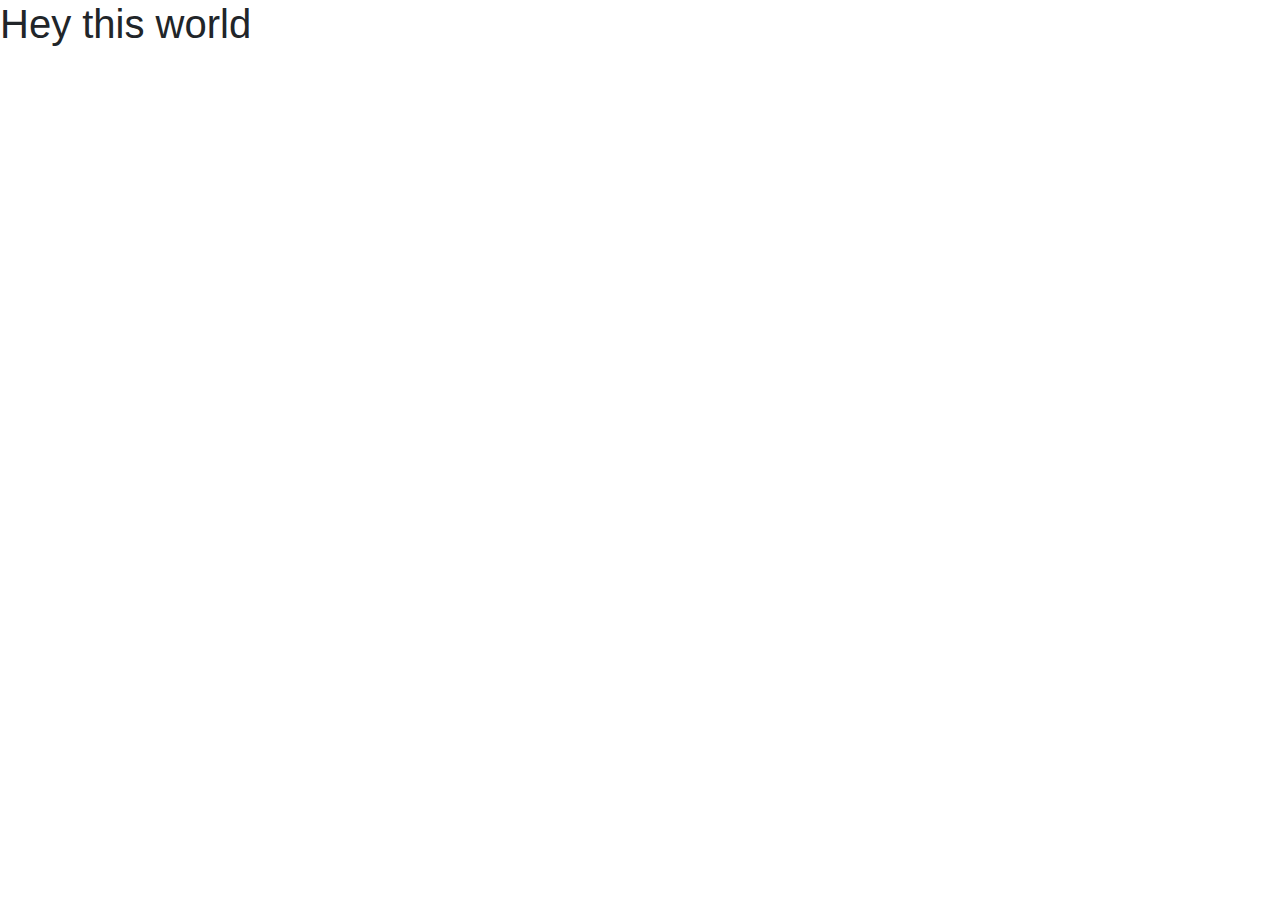
<file: Bootstrap_Project/Index.html>
<!DOCTYPE html>
<html lang="en">
<head>
    <meta charset="UTF-8">
    <meta name="viewport" content="width=device-width, initial-scale=1.0">
      <link rel="stylesheet" href="asste/css/bootstrap.css">
    <title>project</title>
</head>
<body>

    <h1> Hey this world </h1>


<script src="asste/js/bootstrap.bundle.js"></script>    
</body>
</html>
</file>
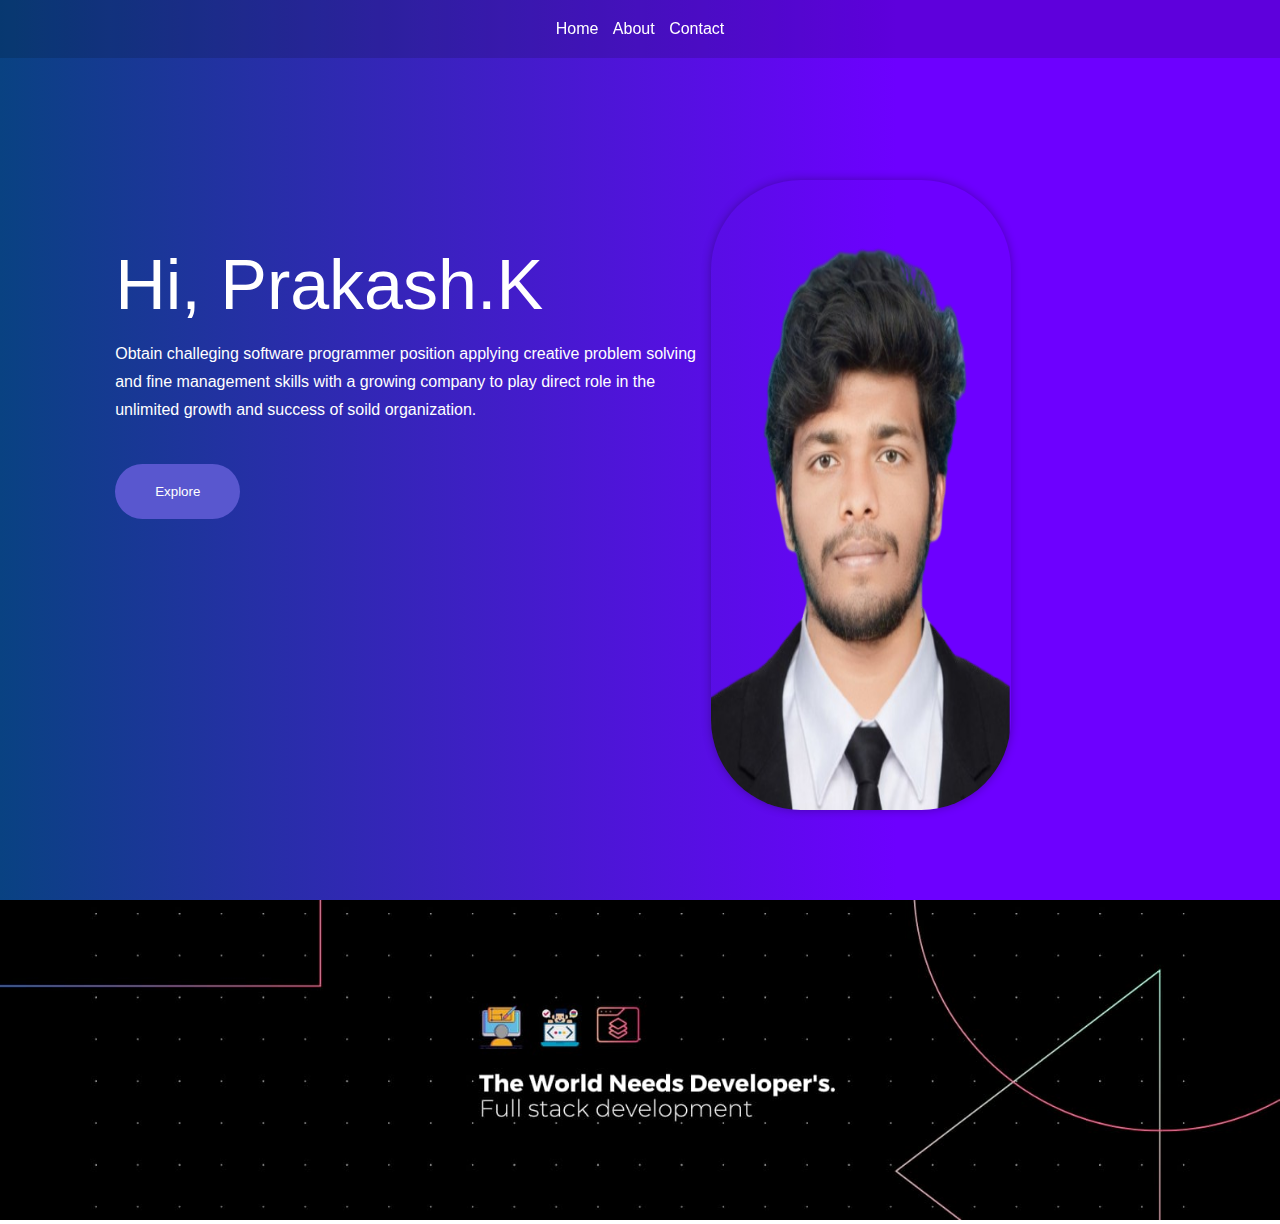
<file: Html & css/Like portfolio website/index.html>
<!DOCTYPE html>
<html lang="en">
<head>
    <meta charset="UTF-8">
    <meta name="viewport" content="width=device-width, initial-scale=1.0">
    <link rel="stylesheet" href="main.css">
    <title>Prakash.K - Web Developer</title>
    <style>
        /* Your existing styles here */
    </style>
</head>
<body>
    <div class="hero" id="home">
        <nav>
            <ul>
                <li><a href="#home">Home</a></li>
                <li><a href="#about">About</a></li>
                <li><a href="#contact">Contact</a></li>
            </ul>
        </nav>
    
        <div class="text-box">
            <h1>Hi, Prakash.K</h1>
            <p>Obtain challeging software programmer position applying
                creative problem solving and fine management skills with a
                growing company to play direct role in the unlimited
                growth and success of soild organization.
                </p>
            <a href="#about"><button>Explore</button></a>
        </div>
        <img src="img/Prakash.K-removebg-preview.png" alt="Prakash.K" class="img">
    </div>


    <!-- space -->
  <div class="space">

  </div>

  <!-- extra -->

  <div class="space" id="contact">
    <img src="img/037ec0ce-5971-4ef4-8df5-3601594e17d7.jfif" alt="">
</div>
 <div class="row">

 </div>
    <!-- About Page -->
    


    </div>
</body>
</html>
</file>
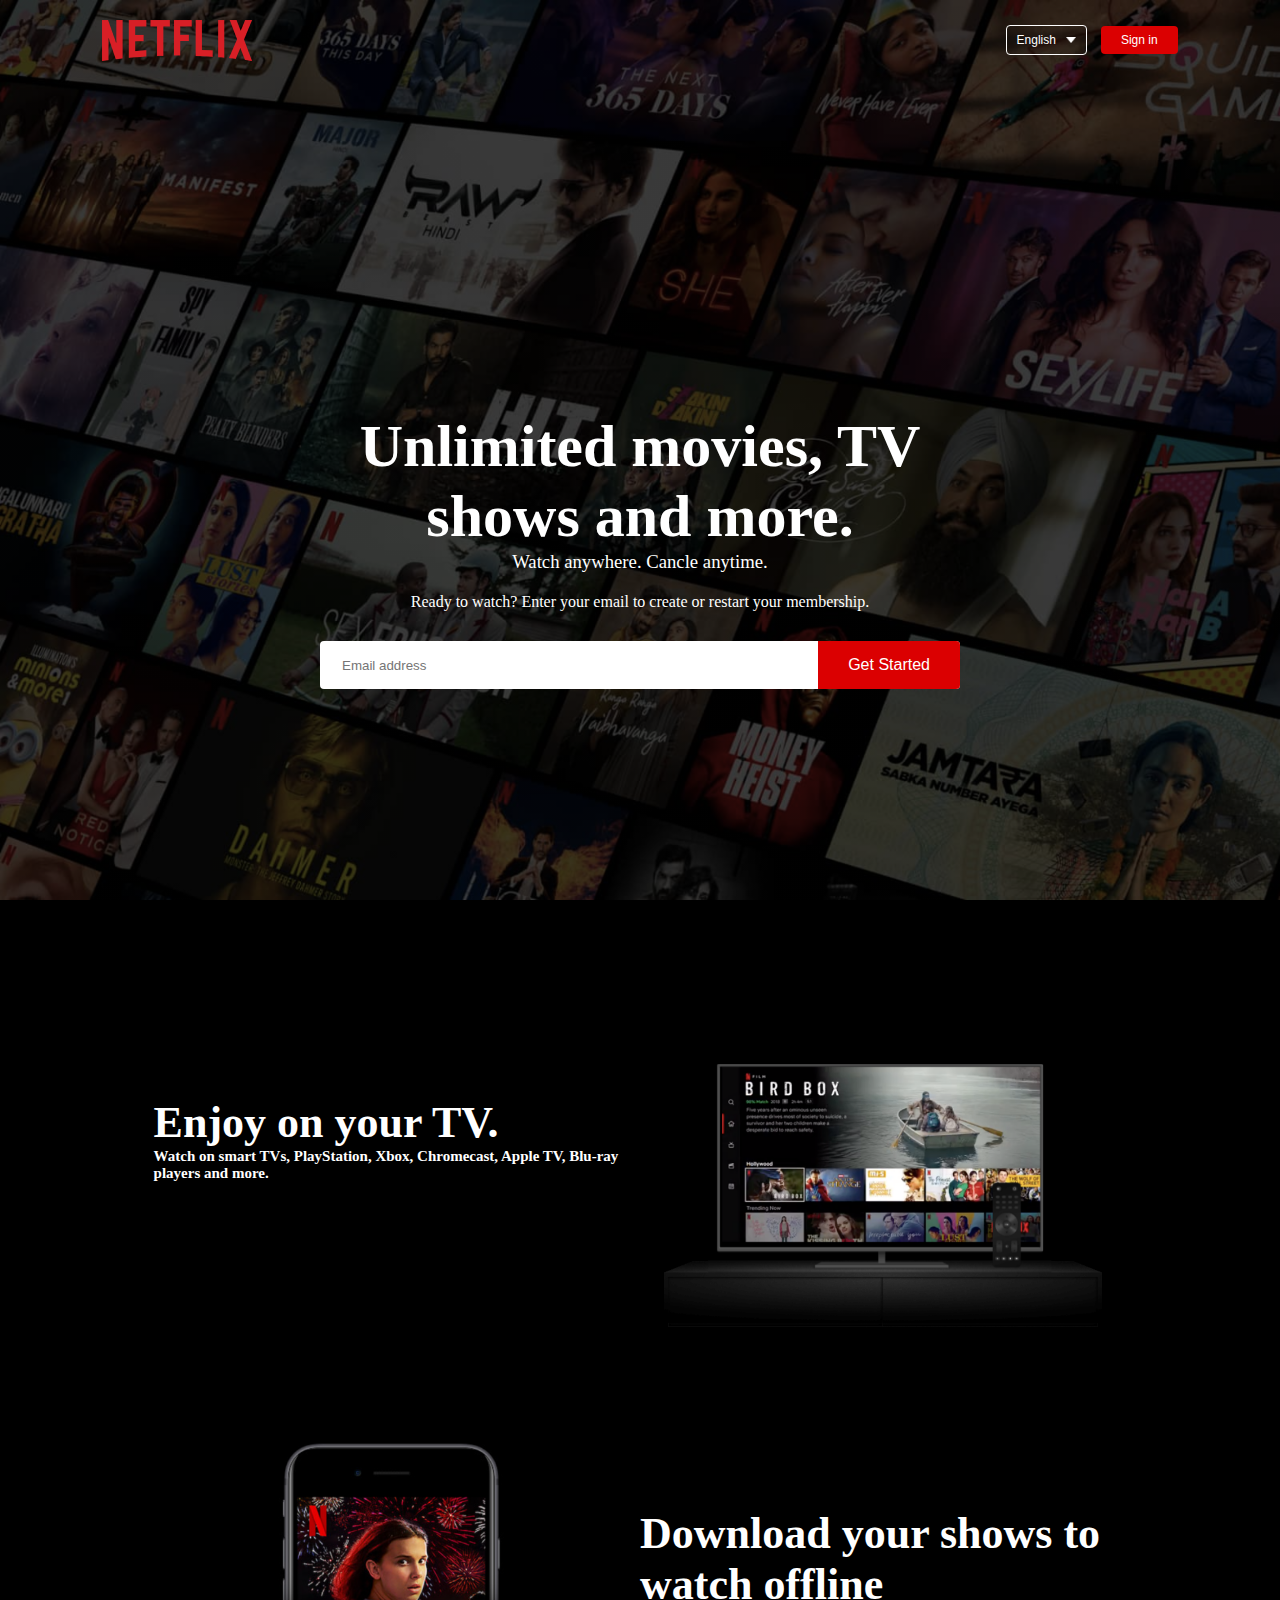
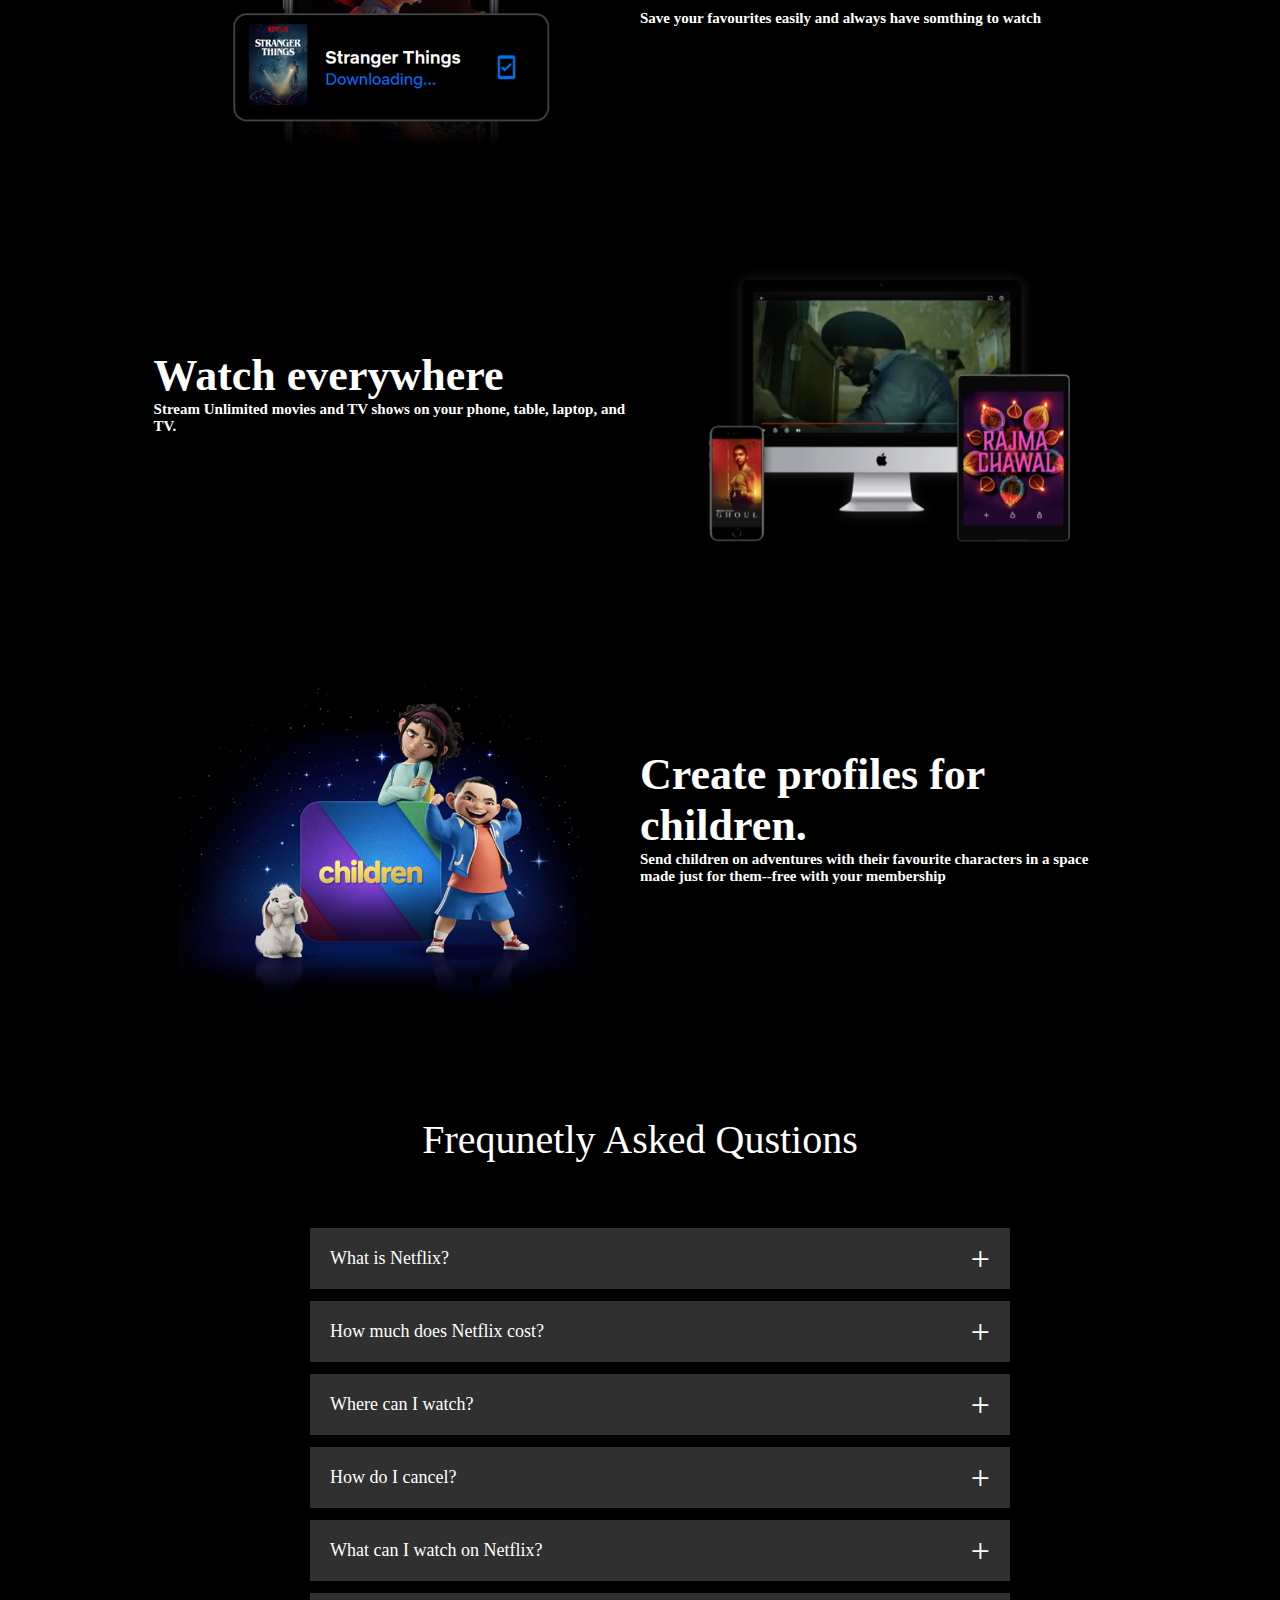
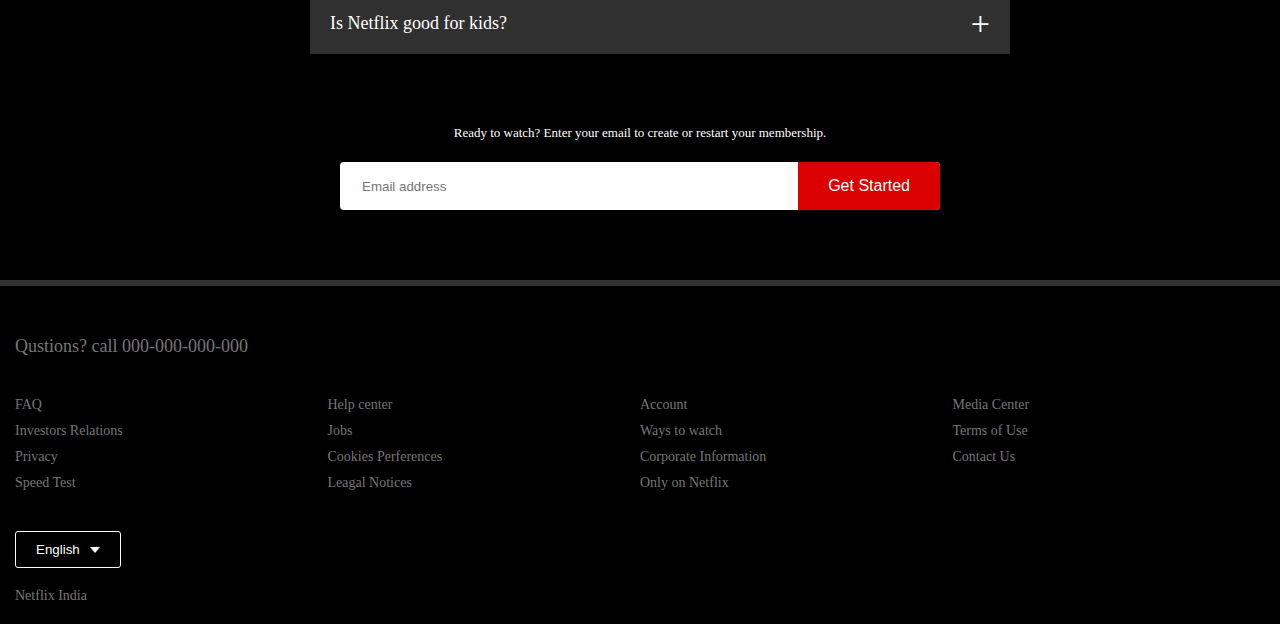
<file: Html & css/Netflix/index.html>
<!DOCTYPE html>
<html lang="en">
<head>
    <meta charset="UTF-8">
    <meta name="viewport" content="width=device-width, initial-scale=1.0">
    <link rel="stylesheet" href="main.css">
    <link rel="shortcut icon" type="image/x-icon" href="images/netflix-logo-app-png-16.png">
    <title>Netflix clone</title>
</head>
<body>
    <div class="header">
         <nav>
            <img src="images/logo.png" class="logo" alt="Netflix">
            <div>
                <button class="lanuage-btn">
                    English <img src="images/down-icon.png" alt="">
                </button>
                <button>
                    Sign in
                </button>
            </div> 
        </nav>

        <div class="header-content">
            <h1>
                Unlimited movies, TV shows and more.
            </h1>
            <h3>
                Watch anywhere. Cancle anytime.
            </h3>
            <p>
                Ready to watch? Enter your email to create or restart your membership.
            </p>
            <form action="" class="signup">
                <input type="email" placeholder="Email address" required>
                <button type="submit">Get Started</button>
            </form>
        </div>
    </div>

    <div class="features">
        <div class="row">
            <div class="text-col">
                  <h1>Enjoy on your TV.</h1>
                  <h6>Watch on smart TVs, PlayStation, Xbox, Chromecast, Apple TV, Blu-ray players and more.</h6>
            </div>
            <div class="img-col">
                <img src="images/feature-1.png" alt="">
            </div>
        </div>

        <div class="row">
            <div class="img-col">
                <img src="images/feature-2.png" alt="">
            </div>
            <div class="text-col">
                  <h1>Download your shows to watch offline</h1>
                  <h6>Save your favourites easily and always have somthing to watch</h6>
            </div>
        </div>
      
        <div class="row">
            <div class="text-col">
                  <h1>Watch everywhere</h1>
                  <h6>Stream Unlimited movies and TV shows on your phone, table, laptop, and TV.</table></h6>
            </div>
            <div class="img-col">
                <img src="images/feature-3.png" alt="">
            </div>
        </div>

        <div class="row">
            <div class="img-col">
                <img src="images/feature-4.png" alt="">
            </div>
            <div class="text-col">
                  <h1>Create profiles for children.</h1>
                <h6> Send children on adventures with their favourite characters in a space made just for them--free with your membership</h6>
            </div>
        </div>
    </div>

    <div class="faq">
        <h2>Frequnetly  Asked Qustions</h2>
        <ul class="acc">
            <li>
                <input type="radio" name="acc" id="first">
                <label for="first">What is Netflix?</label>
                <div class="content">
                    <p>Netflix is a streaming service that offers a wide variety of award-winning TV shows, movies, anime, documentaries and more – on 
                       thousands of internet-connected devices.
                       You can watch as much as you want, whenever you want, without a single ad – all for one low monthly price. There's always something new to discover, and new TV shows and movies are added every week!

                    </p>
                </div>
            </li>

            <li>
                <input type="radio" name="acc" id="second">
                <label for="second">How much does Netflix cost?</label>
                <div class="content">
                    <p>
                        Watch Netflix on your smartphone, tablet, Smart TV, laptop, or streaming device, all for one fixed monthly fee. Plans range from ₹149 to ₹649 a month. No extra costs, no contracts.
                    </p>
                </div>
            </li>

            <li>
                <input type="radio" name="acc" id="third">
                <label for="third"> Where can I watch?</label>
                <div class="content">
                    <p>
                        Watch anywhere, anytime. Sign in with your Netflix account to watch instantly on the web at netflix.com from your personal computer or on any internet-connected device that offers the Netflix app, including smart TVs, smartphones, tablets, streaming media players and game consoles.
                    </p>
                </div>
            </li>

            <li>
                <input type="radio" name="acc" id="fourth">
                <label for="fourth">How do I cancel?</label>
                <div class="content">
                    <p>Netflix is flexible. There are no annoying contracts and no commitments. You can easily cancel your account online in two clicks. There are no cancellation fees – start or stop your account anytime.
                    </p>
                </div>
            </li>

            <li>
                <input type="radio" name="acc" id="fifth">
                <label for="fifth">What can I watch on Netflix?</label>
                <div class="content">
                    <p>Netflix has an extensive library of feature films, documentaries, TV shows, anime, award-winning Netflix originals, and more. Watch as much as you want, anytime you want.
                    </p>
                </div>
            </li>

            <li>
                <input type="radio" name="acc" id="sixth">
                <label for="sixth">Is Netflix good for kids?</label>
                <div class="content">
                    <p>
                        The Netflix Kids experience is included in your membership to give parents control while kids enjoy family-friendly TV shows and films in their own space.
                    </p>
                </div>
            </li>
        </ul>

        <small>
            Ready to watch? Enter your email to create or restart your membership.
        </small>

        <form action="" class="signup">
            <input type="email" placeholder="Email address" required>
            <button type="submit">Get Started</button>
        </form>
    </div>

<div class="footer">
    <h2>
        Qustions? call 000-000-000-000
    </h2>

    <div class="row">
        <div class="col">
            <a href="#">FAQ</a>
            <a href="#">Investors Relations</a>
            <a href="#">Privacy</a>
            <a href="#">Speed Test</a>
        </div>

        <div class="col">
            <a href="#">Help center</a>
            <a href="#">Jobs</a>
            <a href="#">Cookies Perferences</a>
            <a href="#"> Leagal Notices</a>
        </div>

        <div class="col">
            <a href="#">Account</a>
            <a href="#">Ways to watch</a>
            <a href="#">Corporate Information</a>
            <a href="#">Only on Netflix</a>
        </div>

        <div class="col">
            <a href="#">Media Center</a>
            <a href="#">Terms of Use</a>
            <a href="#">Contact Us</a>
           
        </div>
    </div>
    <button class="lanuage-btn">
        English <img src="images/down-icon.png" alt="">
    </button>

    <p class="copyright">
    Netflix India
    </p>
</div>
</body>
</html>
</file>
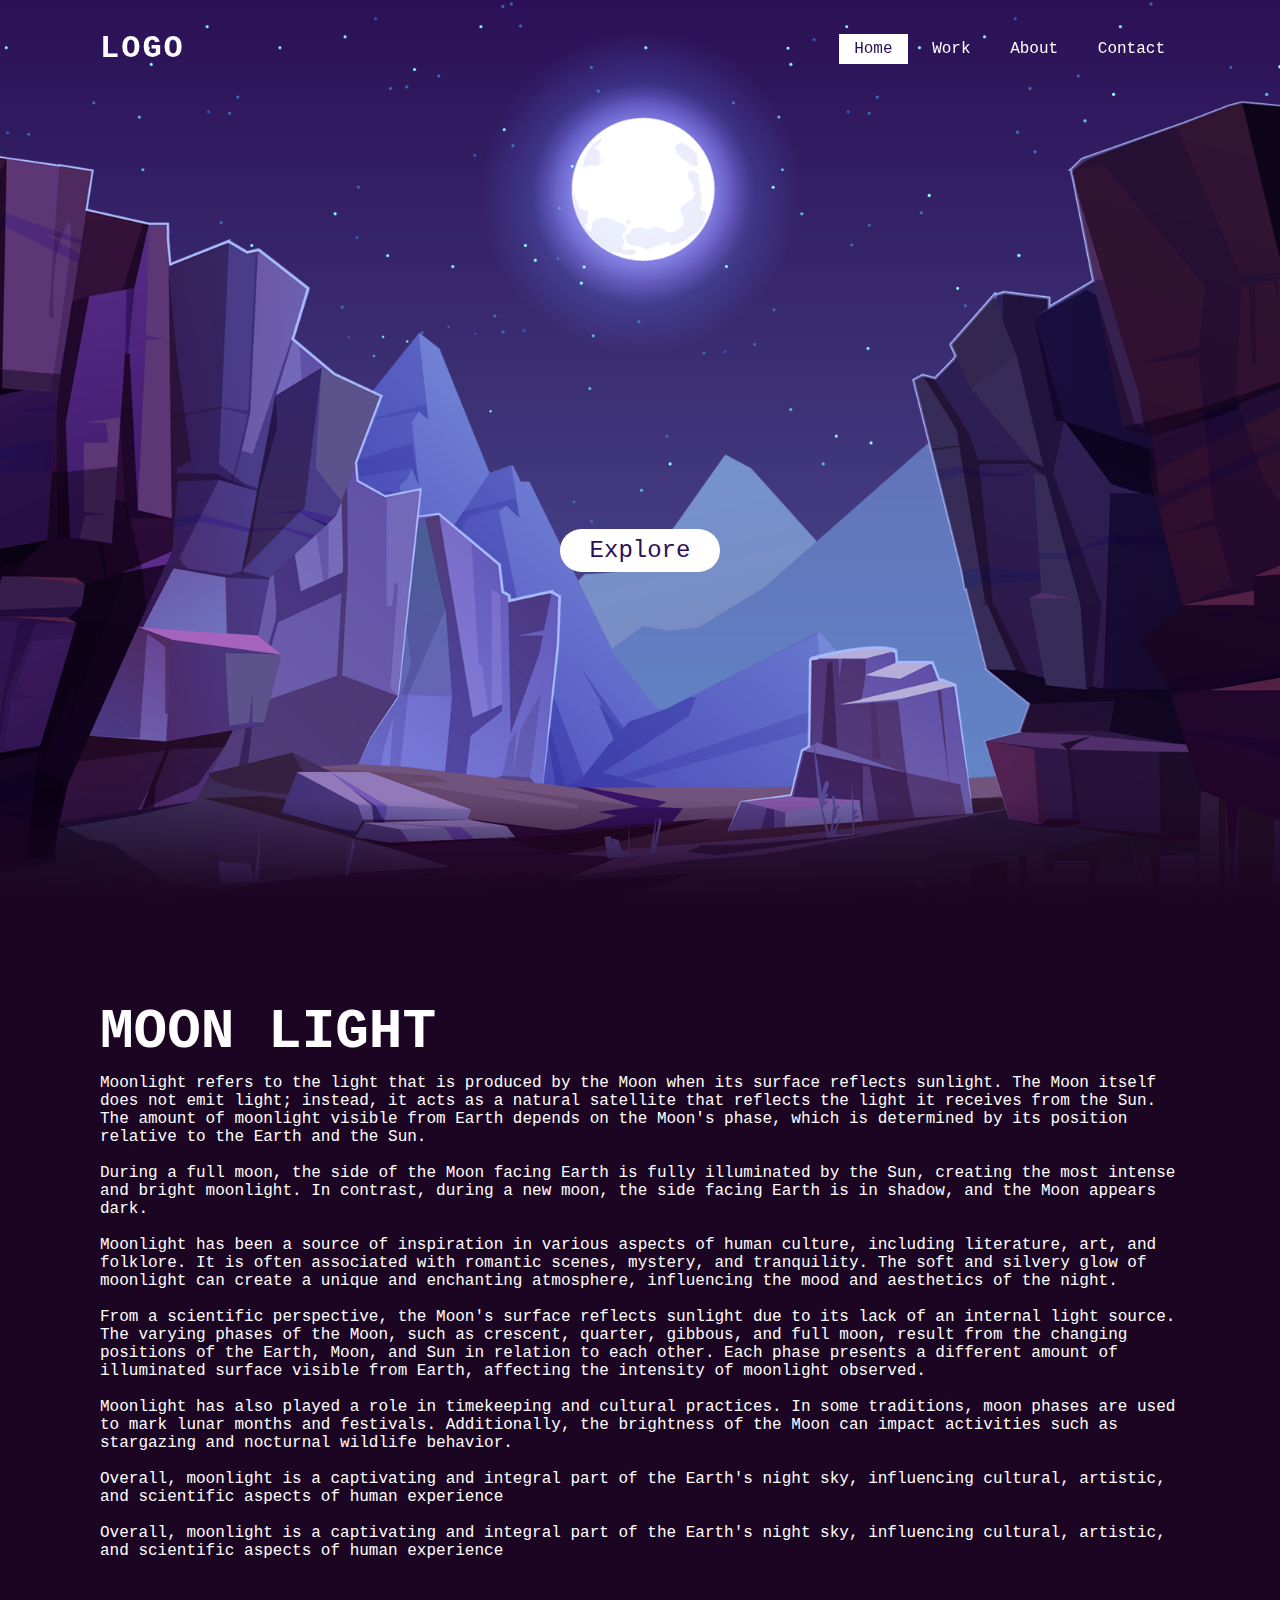
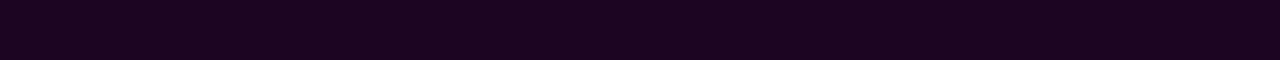
<file: Html & css/Scrolling-website/index.html>
<!DOCTYPE html>
<html lang="en">
<head>
    <meta charset="UTF-8">
    <meta name="viewport" content="width=device-width, initial-scale=1.0">
     <link rel="stylesheet" href="main.css ">
    <title>Scrolling webseit</title>
</head>
<body>
    
    <header>
        <a href="#" class="logo">LOGO</a>
        <ul>
            <li>
                <a href="#" class="active">Home</a>
                <a href="#">Work</a>
                <a href="#">About</a>
                <a href="#">Contact</a>                
            </li>
        </ul>
    </header>

    <section>
        <img src="img/stars.png" alt="starts" id="stars">
        <img src="img/moon.png" alt="moon" id="moon">
        <img src="img/mountains_behind.png" alt="moun1" id="moun1">
        <h2 id="text"> MoonLight</h2>
        <a href="#" class="btn" id="btn">Explore</a>
        <img src="img/mountains_front.png" alt="moun2" id="moun2">

    </section>

    <div class="sec" id="sec">
        <h2>MOON LIGHT</h2>
        <p>
            Moonlight refers to the light that is produced by the Moon when its surface reflects sunlight. The Moon itself does not emit light; instead, it acts as a natural satellite that reflects the light it receives from the Sun. The amount of moonlight visible from Earth depends on the Moon's phase, which is determined by its position relative to the Earth and the Sun.
<br> <br>
During a full moon, the side of the Moon facing Earth is fully illuminated by the Sun, creating the most intense and bright moonlight. In contrast, during a new moon, the side facing Earth is in shadow, and the Moon appears dark.
<br> <br>
Moonlight has been a source of inspiration in various aspects of human culture, including literature, art, and folklore. It is often associated with romantic scenes, mystery, and tranquility. The soft and silvery glow of moonlight can create a unique and enchanting atmosphere, influencing the mood and aesthetics of the night.
<br> <br>
From a scientific perspective, the Moon's surface reflects sunlight due to its lack of an internal light source. The varying phases of the Moon, such as crescent, quarter, gibbous, and full moon, result from the changing positions of the Earth, Moon, and Sun in relation to each other. Each phase presents a different amount of illuminated surface visible from Earth, affecting the intensity of moonlight observed.
<br> <br>
Moonlight has also played a role in timekeeping and cultural practices. In some traditions, moon phases are used to mark lunar months and festivals. Additionally, the brightness of the Moon can impact activities such as stargazing and nocturnal wildlife behavior.
<br><br>
Overall, moonlight is a captivating and integral part of the Earth's night sky, influencing cultural, artistic, and scientific aspects of human experience
<br><br>
Overall, moonlight is a captivating and integral part of the Earth's night sky, influencing cultural, artistic, and scientific aspects of human experience
         
</p>
    </div>

    <script>
        let stars = document.getElementById('stars');
        let moon = document.getElementById('moon');
        let moun1 = document.getElementById('moun1');
        let text = document.getElementById('text');
        let btn = document.getElementById('btn');
        let moun2 = document.getElementById('moun2');
        let header = document.querySelector('header');
     window.addEventListener('scroll', function()
     {
        let value = window.scrollY;
        stars.style.left = value * 0.25 + 'px';
        moon.style.top = value * 1.05 + 'px';
        moun1.style.top = value * 0.5 + 'px';
        moun2.style.top = value * 0 + 'px';
        text.style.marginRight = value * 4 + 'px';
        text.style.marginTop = value * 1.5 + 'px';
        btn .style.marginTop = value * 1.5 + 'px';
         header.style.top = value * 0.5 + 'px';
     })

    </script>
</body>
</html>
</file>
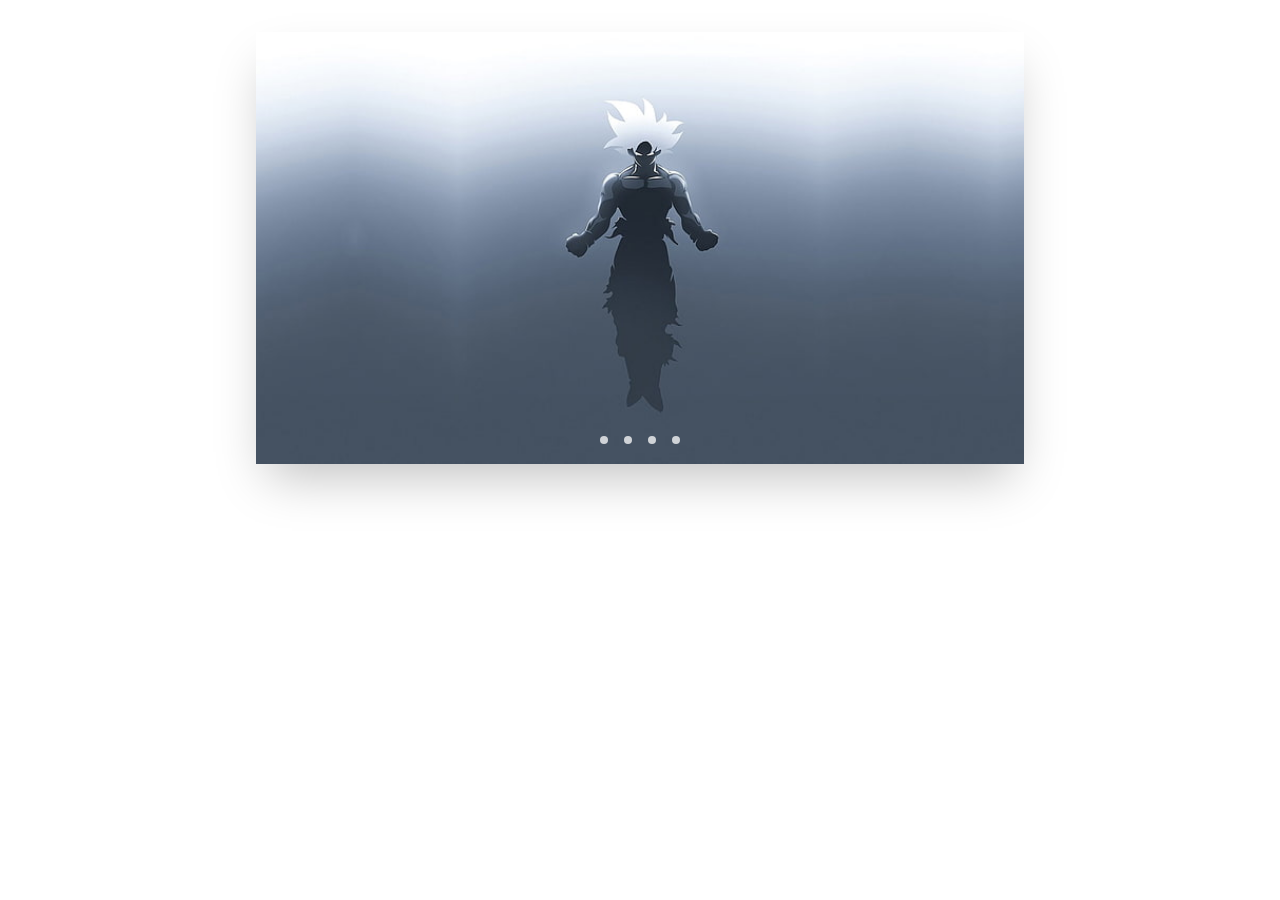
<file: Html & css/Slide-background/index.html>
<!DOCTYPE html>
<html lang="en">
<head>
    <meta charset="UTF-8">
    <meta name="viewport" content="width=device-width, initial-scale=1.0">
    <title>Document</title>
    <link rel="stylesheet" href="main.css">
</head>
<body>
    <section class="container">
        <div class="slider-wrapper">
            <div class="slider">
                <img id="slider-1" src="img/dragon-ball-dragon-ball-super-goku-ultra-instinct-dragon-ball-wallpaper-preview.jpg" alt="">
                <img id="slider-2" src="img/monkey-d-luffy-one-piece-straw-hat-wallpaper-preview.jpg" alt="">
                <img id="slider-3" src="img/jujutsu-kaisen-yuji-itadori-sukuna-anime-anime-boys-hd-wallpaper-preview.jpg" alt="">
                <img id="slider-4" src="img/image (4).jpg" alt="">
            </div>
            <div class="slider-nav">
                <a href="#slider-1"></a>
                <a href="#slider-2"></a>
                <a href="#slider-3"></a>
                <a href="#slider-4"></a>
            </div>
        </div>
    </section>
</body>
</html>
</file>
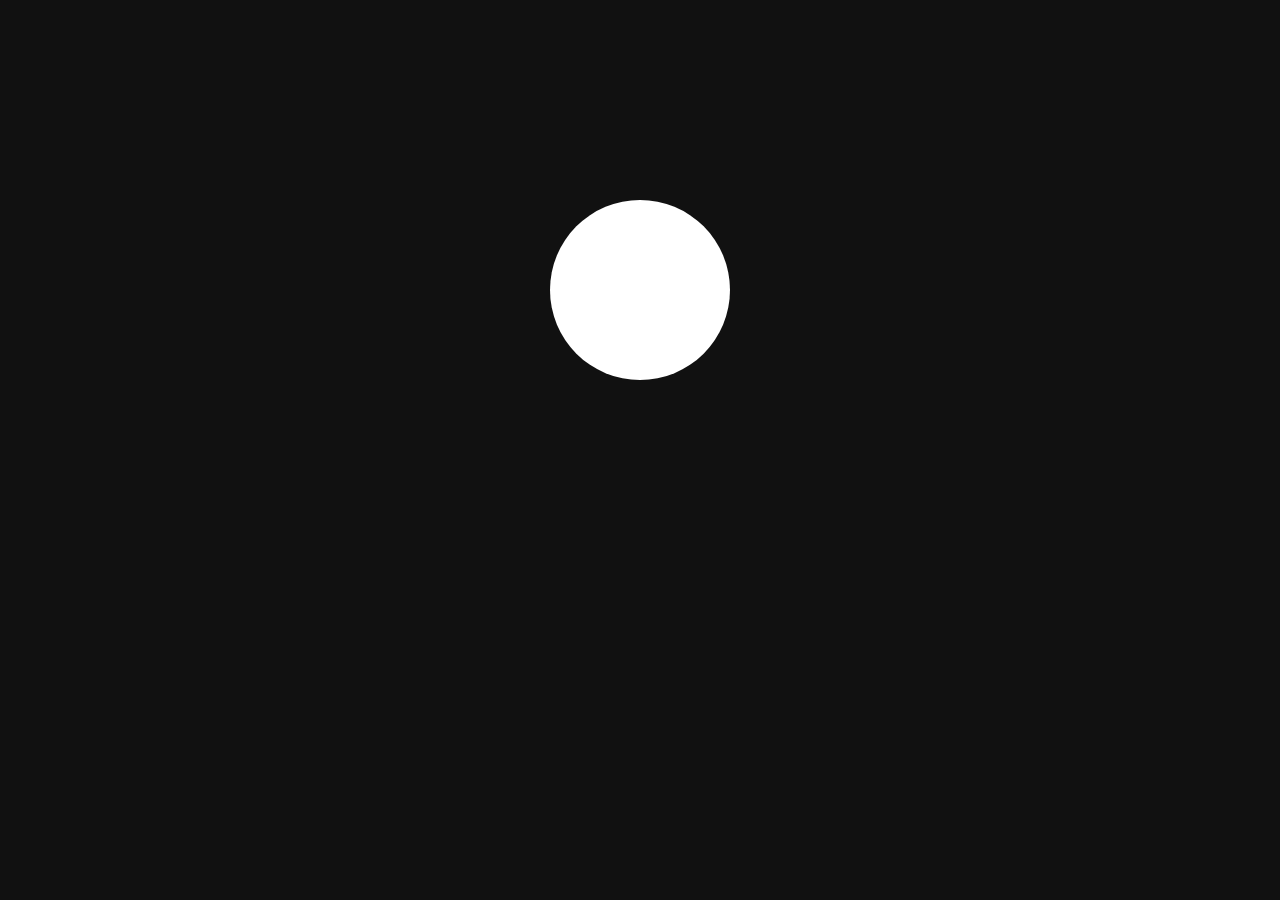
<file: Html & css/Snowman-animation/index.html>
<!DOCTYPE html>
<html lang="en">
<head>
    <meta charset="UTF-8">
    <meta name="viewport" content="width=device-width, initial-scale=1.0">
    <link rel="stylesheet" href="main.css">
    <title>Snowman-animation</title>
</head>
<body>
    
    <div class="snowman">
        <div class="head">
            <div class="eyes">
                <span></span>
                <span></span>
            </div>

            <div class="nose"></div>
            <div class="mouth"></div>
        </div>

        <div class="body">
            <span></span>
            <span></span>
            <span></span>
            <span></span>
            <span></span>
        </div>
    </div>
</body>
</html>
</file>
<file: Html & css/Like portfolio website/main.css>
*
{
    margin: 0;
    padding: 0;
    font-family:'Gill Sans', 'Gill Sans MT', Calibri, 'Trebuchet MS', sans-serif;
    box-sizing: border-box;


}

.hero
{
    width: 100%;
    min-height: 100vh;
    background:linear-gradient(to right, #094282, #6d00ff 70%, #6d00ff 70%);
    color: #fff;
    padding: 10px 0;
    position: relative;
}


nav
{
    position: fixed;
    top: 0;
    left: 0;        
    width: 100%;
    padding: 15px 8%;
    display: flex;
    align-items: center;
    z-index: 10;
    background-color: rgba(0, 0, 0, 0.137);
}
nav ul
{
    
    flex: 1;
    text-align: center;

}

nav ul li
{
    list-style: none;
    display: inline-block;
    padding: 5px 5px;
}

nav a {
    text-decoration: none;
    color: #fff;
}
.text-box
{
    margin-top: 18%;
    margin-left: 9%;
    max-width: 600px;
}

.text-box h1
{
    font-size: 70px;
    line-height: 90px;
    font-weight: 500;
    margin-bottom: 10px;
}

.text-box p
{
    line-height: 28px;

}
.text-box button{
    padding: 20px 40px;
    background: #5957cf;
   color: #fff;
    border: 0;
    outline: 0;
    margin-top: 40px;
    margin-right: 10px;
    border-radius: 50px;
    font-weight: 500;
    cursor: pointer;
}


.img {
    width: 300px;
    position: absolute;
    right: 21%;
    top: 20%;
    z-index: 2;
    box-shadow: 0 0 10px rgba(0, 0, 0, 0.3);
    border-top-right-radius: 90px;
    border-top-left-radius: 90px;
    border-bottom-right-radius: 90px;
    border-bottom-left-radius: 90px;
    animation: bounce 1s; 
  }
  
  @keyframes bounce {
    0%, 20%, 50%, 80%, 100% {
      transform: translateY(0);
    }
    40% {
      transform: translateY(-20px);
    }
    60% {
      transform: translateY(-10px);
    }
  }
  

/* Space */

.space
{
   min-width: 100%;
    height:100%;
   
}

img
{
    width: 100%;
    height: 70%;
}


/* aboutpage */
</file>
<file: Html & css/Netflix/main.css>
* {
    margin: 0;
    box-sizing: border-box;
}

body {
    background: #000;
    color: #fff;
}

.header {
    width: 100%;
    height: 100vh;
    background-image: linear-gradient(rgba(0,0,0,0.7), rgba(0,0,0,0.7)), url(images/header-image.png);
    background-size: cover;
    background-position: center;
    padding: 10px 8%;
    position: relative;
}

nav {
    display: flex;
    align-items: center;
    justify-content: space-between;
    padding: 10px 0;
}

.logo {
    width: 150px;
    cursor: pointer;
}

nav button {
    border: 0;
    outline: 0;
    background: #db0001;
    color: #fff;
    padding: 7px 20px;
    font-size: 12px;
    border-radius: 4px;
    margin-left: 10px;
    cursor: pointer;
}

.lanuage-btn {
    display: inline-flex;
    align-items: center;
    background: transparent;
    border: 1px solid #fff;
    padding: 7px 10px;
}

.lanuage-btn img {
    width: 10px;
    margin-left: 10px;
}

.header-content {
    position: absolute;
    top: 50%;
    left: 50%;
    transform: translate(-50%, -50%);
    text-align: center;
    margin-top: 100px;
}

.header-content h1 {
    font-size: 60px;
    line-height: 70px;
    font-weight: 600;
    max-width: 650px;
}

.header-content h3 {
    font-weight: 400;
    margin-bottom: 20px;
}

.signup {
    background: #fff;
    border-radius: 4px;
    display: flex;
    align-items: center;
    margin-top: 30px;
    overflow: hidden;
}

.signup input {
    flex: 1;
    border: 0;
    outline: 0;
    margin-left: 20px;
}

.signup button {
    background: #db0001;
    border: 0;
    outline: 0;
    color: #fff;
    font-size: 16px;
    cursor: pointer;
    padding: 15px 30px;
}

.features {
    padding: 50px 12%;
    font-size: 22px;
}

.row {
    display: flex;
    width: 100%;
    align-items: center;
    justify-content: space-between;
    flex-wrap: wrap;
    padding: 50px 0;
}

.text-col {
    flex-basis: 50%;
    margin-bottom: 20px;
}

.img-col {
    flex-basis: 50%;
}

.img-col img {
    display: block;
    width: 90%;
    margin: auto;
}

.features h6
{ 
    font-size: 15px;
    margin-bottom: 30px;
}



/* faq */

.faq
{
    
    padding: 10px 12%; 
    text-align: center;
    font-size: 18px;
   
}

.faq h2
{
    
   font-weight:500;
   font-size: 40px;
}

.acc
{
    margin: 60px auto;
 width: 100%;
 max-width: 750px;
}

.acc li{
    list-style: none;
    width: 100%;
    padding: 5px;
}

.acc li label{
    display: flex;
    align-items: center;
    padding: 20px;
    font-size: 18px;
    font-weight: 500;
    background: #303030;
    margin-bottom:2px;
    cursor: pointer;
    position: relative;
}

label::after
{
   content: '+';
   font-size: 34px;
   position: absolute;
   right: 20px;
   transition: transform 0.5s;
}

input[type="radio"]
{
    display: none;
}

.acc .content
{
    background: #303030;
    text-align: left;
    padding: 0 20px;
    max-height: 0;
    overflow: hidden;
    transition: max-height 0.5s, padding 0.5s;
}

.acc input[type="radio"]:checked + label + .content
{
    max-height: 600px;
    padding: 30px 20px;
}

.acc input[type="radio"]:checked + label::after
{
    transform: rotate(135deg);
}

.faq .signup
{
   max-width: 600px;
   margin: 20px auto 60px;
}

.faq small
{
    font-size: 13px;
}

/* footer */

.footer
{
    padding: 50px 15px 10px;
    border-top: 6px solid #333;
    color: #777;
}

.footer h2
{
   font-size: 18px;
   font-weight: 400;
   margin-bottom: 30px;
}

.footer .col
{
  flex-basis: 25%;
  flex-grow: 1;
  margin-bottom: 20px; 
}

.footer .col a
{
    display: block;
    text-decoration: none;
    color: #777;
    font-size: 14px;
    margin-bottom: 10px;
}

.footer .row
{
  align-items: flex-start;
  padding: 10px 0;
   
}

.footer .lanuage-btn
{
    color: #fff;
    padding: 10px 20px;
    border-radius: 3px;
}

.copyright
{
    font-size: 14px;
    margin-top: 20px;
    margin-bottom: 10px;
}



/* media-querues for small screen */


@media only screen and (max-width: 600px)
{
    .logo
    {
        width: 100px;
    }
    
    nav button
    {
        padding: 5px 10px;
    }

    nav .lanuage-btn
    {
        padding: 4px 8px;
    }

    .header-content
    {
        position: unset;
        transform: none;
        padding-top: 150px;
    }

    .header-content h1{
    font-size: 30px;
    }

    .signup button
    {
        font-size: 12px;
        padding: 10px 15px; 
    }

    .text-col, .img-col
    {
        flex-basis: 100%;
    }

    .features h1
    {
        font-size: 30px;
    }
    .features p 
    {
font-size: 15px;
    }

    .row:nth-child(2), .row:nth-child(4)

{
    flex-direction: column-reverse;

}
.features .row{
    padding: 10px 0;
}

.faq h2 
{
    font-size: 20px;
}

.acc .content 
{
    font-size: 14px;
}
.acc li lable 
{
    padding:10px;
    font-size: 14px;
}

lable::after 
{
    font-size: 22px;
}
}
</file>
<file: Html & css/Scrolling-website/main.css>
*
{
    margin: 0;
    padding: 0;
    font-family: 'Courier New', Courier, monospace;
    box-sizing: border-box;
    scroll-behavior: smooth ;
}

body
{ 
    min-height: 100vh;
    overflow-x:hidden ;
    background: linear-gradient( #2b1055, #7597de);
}

header
{
    position: absolute;
    top: 0;
    left: 0;
    width: 100%;
    padding: 30px 100px;
    display: flex;
    justify-content: space-between;
    align-items: center;
    z-index: 10000;
}

header .logo
{
    color: #fff;
    font-weight: 700;
    text-decoration: none;
    font-size: 2em;
    letter-spacing: 2px;
}

header ul
{
    display: flex;
    justify-content: center;
    align-items: center;
}

header ul li
{
    list-style: none;
    margin-left: 20px;
}
header ul li a{
    text-decoration: none;
    padding: 6px 15px;
    color: #fff;
}

header ul li a:hover,
 header ul li a.active
{
    background: #fff;
    color: #2b1055;
} 

section
{
    position: relative;
    width: 100%;
    height: 100vh;
    padding: 100px;
    display: flex;
    align-items: center;
    justify-content: center;
    overflow: hidden; 
}

section::before
{
    content: '';
    position: absolute;
    bottom: 0;
    width: 100%;
    height: 100px;
    background: linear-gradient(to top, #1c0522, transparent);
    z-index: 1000;
}

section img
{
    position: absolute;
    top: 0;
    left: 0;
    width: 100%;
    height: 100%;
    object-fit: cover;
    pointer-events: none;
}

section img#moon
{
 mix-blend-mode: screen;
}

section img#moun2
{
    z-index: 10;
}

#text
{
    position: absolute;
    right: -350px;
    color: #fff;
    white-space: nowrap;
    font-size: 7.5vw;
    font-size: 75px;
    z-index: 9;
 
}

.btn
{
   text-decoration: none;
   display: inline-block;
   padding: 8px 30px;
   border-radius: 40px;
   background: #fff;
   color: #2b1055;
   font-size: 1.5em;
   transform: translateY(100px);
}
.sec
{
    position: relative;
    padding: 100px;
    background: #1c0522;
}

.sec h2
{
    font-size: 3.5em;
    margin-bottom: 10px;
    color: #fff;
}

.sec p
{
    font-size: 1em;
    color: #fff;
}

@media (max-width: 768px) {
    header {
        padding: 15px;
    }

    header .logo {
        font-size: 1.2em;
    }

    section {
        padding: 50px;
    }

    #text {
        font-size: 4vw;
    }

    .btn {
        font-size: 1.2em;
    }

    .sec {
        padding: 30px;
    }

    .sec h2 {
        font-size: 2em;
    }

    .sec p {
        font-size: 0.9em;
    }
}
</file>
<file: Html & css/Slide-background/main.css>
*
{
    margin: 0;
    padding: 0;
    box-sizing: border-box;
}

.container
{
    padding: 2rem;
    
}

.slider-wrapper
{
    position: relative;
    max-width: 48rem;
    margin: 0 auto;
}

.slider
{
    display: flex;
    aspect-ratio: 16/9;
    overflow-x: auto;
    scroll-snap-type: x mandatory;
    scroll-behavior: smooth;
    box-shadow: 0 1.5rem 3rem -0.75rem hsla(0, 0%, 0%, 0.25);
}

.slider img
{
    flex: 1 0 100%;
    scroll-snap-align: start;
    object-fit: cover;
}

.slider-nav
{
    display: flex;
    column-gap: 1rem;
    position: absolute;
    bottom: 1.25rem;
    left: 50%;
    transform: translateX(-50%);
    z-index: 1;
}

.slider-nav a
{
    width: 0.5rem;
    height: 0.5rem;
    border-radius: 50%;
    background-color: #fff;
    opacity: 0.75;
    transition: opacity ease 250ms;
}

.slider-nav a:hover
{
    opacity: 1;
}
</file>
<file: Html & css/Snowman-animation/main.css>
*{
    margin: 0;
    padding: 0;
    font-family: 'poppins', sans-serif;
    box-sizing: border-box;
}

body
{ 
     background: #111;

}

.snowman
{
    display: flex;
    align-items: center;
    justify-content: center;
    flex-direction: column;
    margin-top: 200px;
}

.head
{
    width: 180px;
    height: 180px;
    background: #fff;
    border-radius: 50%;
}

 .eyes span
 {
     display: inline-block;
     width: 15px;
     height: 0px;
     background: #333;
     border-radius: 50%;
     margin: 0 20px;
     animation: eyes 0.5s linear forwards;
     animation-delay: 1.5s;
 }

 .eyes
 {
    text-align: center;
    margin-top: 40px;
 }

 .nose
 {
    width: 15px;
    height: 0px;
    background: red;
    border-radius: 50%;
    margin: 0 auto;
    animation: nose 0.5s linear forwards;
     animation-delay: 2s;
 }

 .mouth
 {
    width: 0px;
    height: 15px;
     background: #333;
     border-radius:50% ;
     margin: 15px auto;
     animation: mouth 0.5s linear forwards;
     animation-delay: 2.5s;
 }

 .body
 {
    width: 0px;
    height:  0px;
    background: #fff;
    border-radius: 50%;
    margin-top: -40px;
    display: flex;
    align-items: center;
    justify-content: center;
    flex-direction: column;
    animation: body 1s linear forwards;
    animation-delay: 0.5s;
 }

 .body span
 {
    width: 12px;
    height: 12px;
    background: #333;
    border-radius: 50%;
    margin: 5px;
    transform: translateY(20px);
    visibility: hidden;
    animation: dots 0.5s linear forwards;
    animation-delay: 3s;
 }


 @keyframes body
 {
     100%
     {
        width: 250px;
        height: 250px;

     }
 }

 @keyframes eyes
 {
     100%
       {
        height: 25px;
       }
 }

 @keyframes nose
 {
     100%
       {
        height: 30px;
       }
 }

 @keyframes mouth
 {
     100%
       {
        width: 40px;
       }
 }
 

 @keyframes dots
 {
     100%
       {
        transform: translateY(0);
        visibility: visible;
       }
 }
</file>
